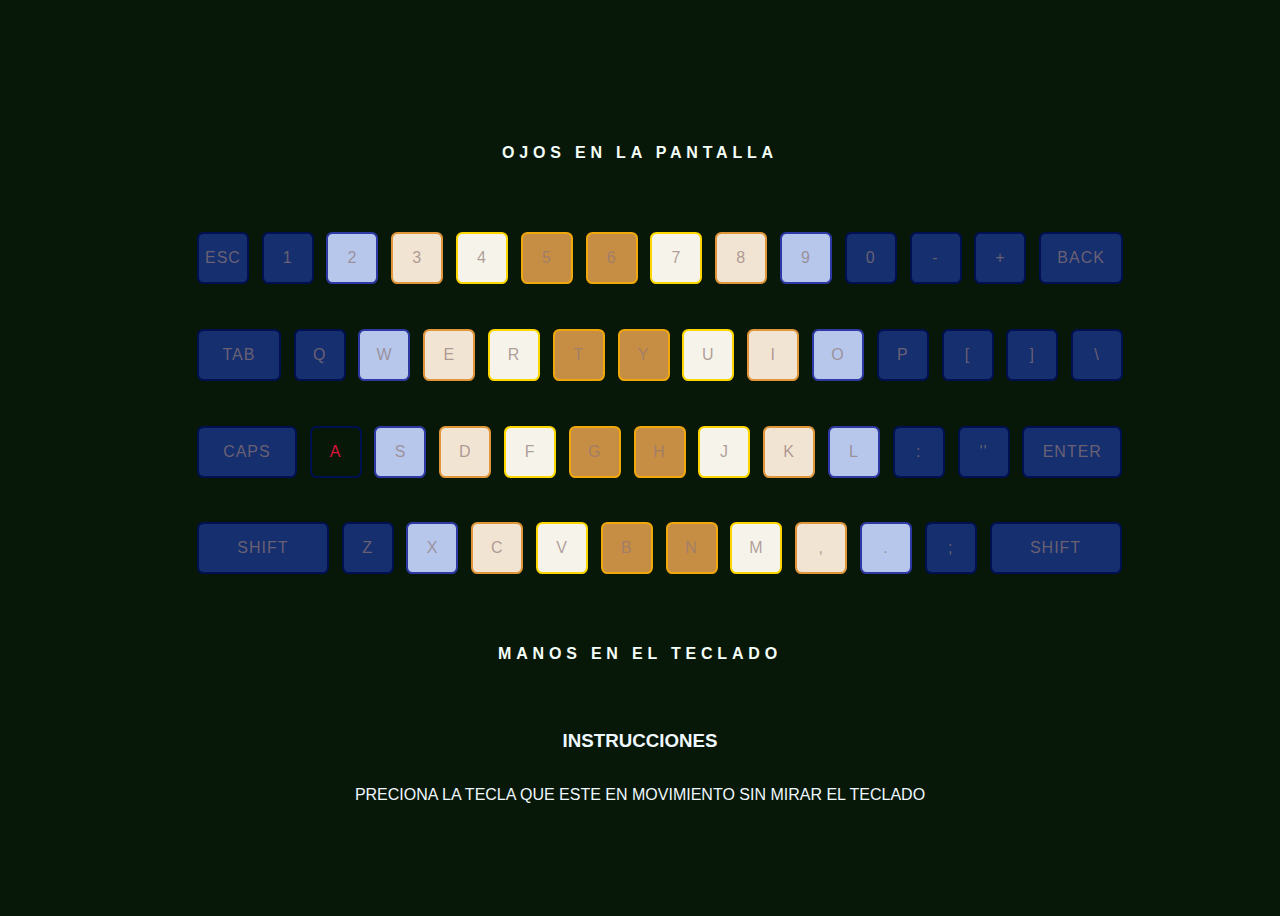
<file: index.html>
<!DOCTYPE html>
<html lang="es">
  <head>
    <meta charset="UTF-8" />
    <meta http-equiv="X-UA-Compatible" content="IE=edge" />
    <meta name="viewport" content="width=device-width, initial-scale=1.0" />
    <title>Document</title>
    <link rel="stylesheet" href="style.css" />
  </head>
  <body>
    <h1 class="title">OJOS EN LA PANTALLA</h1>
    <div class="keyboard">
      <ul class="row row-0">
        <li class="pinky" id="esc">ESC</li>
        <li class="pinky" id="1">1</li>
        <li class="ring" id="2">2</li>
        <li class="middle" id="3">3</li>
        <li class="pointer1st" id="4">4</li>
        <li class="pointer2nd" id="5">5</li>
        <li class="pointer2nd" id="6">6</li>
        <li class="pointer1st" id="7">7</li>
        <li class="middle" id="8">8</li>
        <li class="ring" id="9">9</li>
        <li class="pinky" id="10">0</li>
        <li class="pinky">-</li>
        <li class="pinky">+</li>
        <li class="pinky" id="back">BACK</li>
      </ul>
      <ul class="row row-1">
        <li class="pinky" id="tab">TAB</li>
        <li class="pinky" id="Q">Q</li>
        <li class="ring" id="W">W</li>
        <li class="middle" id="E">E</li>
        <li class="pointer1st" id="R">R</li>
        <li class="pointer2nd" id="T">T</li>
        <li class="pointer2nd" id="Y">Y</li>
        <li class="pointer1st" id="U">U</li>
        <li class="middle" id="I">I</li>
        <li class="ring" id="O">O</li>
        <li class="pinky" id="P">P</li>
        <li class="pinky">[</li>
        <li class="pinky">]</li>
        <li class="pinky">\</li>
      </ul>
      <ul class="row row-2">
        <li class="pinky" id="caps">CAPS</li>
        <li class="pinky" id="A">A</li>
        <li class="ring" id="S">S</li>
        <li class="middle" id="D">D</li>
        <li class="pointer1st" id="F">F</li>
        <li class="pointer2nd" id="G">G</li>
        <li class="pointer2nd" id="H">H</li>
        <li class="pointer1st" id="J">J</li>
        <li class="middle" id="K">K</li>
        <li class="ring" id="L">L</li>
        <li class="pinky">:</li>
        <li class="pinky">''</li>
        <li class="pinky" id="enter">ENTER</li>
      </ul>
      <ul class="row row-3">
        <li class="pinky" id="left-shift">SHIFT</li>
        <li class="pinky" id="Z">Z</li>
        <li class="ring" id="X">X</li>
        <li class="middle" id="C">C</li>
        <li class="pointer1st" id="V">V</li>
        <li class="pointer2nd" id="B">B</li>
        <li class="pointer2nd" id="N">N</li>
        <li class="pointer1st" id="M">M</li>
        <li class="middle">,</li>
        <li class="ring">.</li>
        <li class="pinky">;</li>
        <li class="pinky" id="right-shift">SHIFT</li>
      </ul>
    </div>
    <h1 class="title">MANOS EN EL TECLADO</h1>

    <h3>Instrucciones</h3>
    <p>Preciona la tecla que este en movimiento sin mirar el teclado 
    </p>
    <script src=".//script.js"></script>
  </body>
</html>
</file>
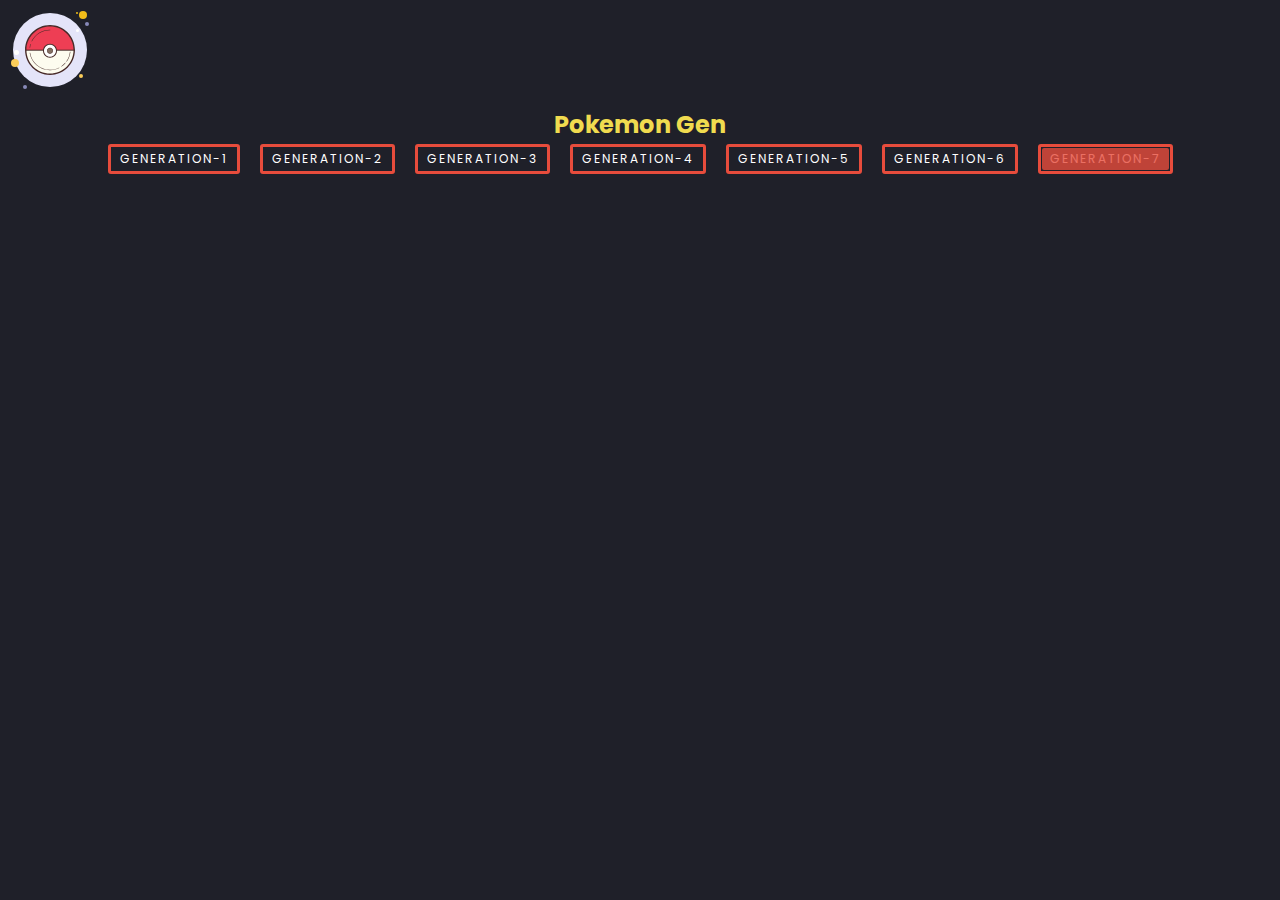
<file: 15 Pokedex/index.html>
<!DOCTYPE html>
<html lang="en">
<head>
    <meta charset="UTF-8">
    <meta name="viewport" content="width=device-width, initial-scale=1.0">
    <title>Pokedex</title>
    <link rel="stylesheet" href="./css/style.css">
</head>
<body>
    <img id="btnicono" alt="svgImg" src="[data-uri]"/>
    <h2 class="title" id="title">Pokemon Gen</h2>
    <div class="filters" id="filters">
        
    </div>
    <div class="container" id="container">

    </div>
    

    <script src="./script.js"></script>
</body>
</html>
</file>
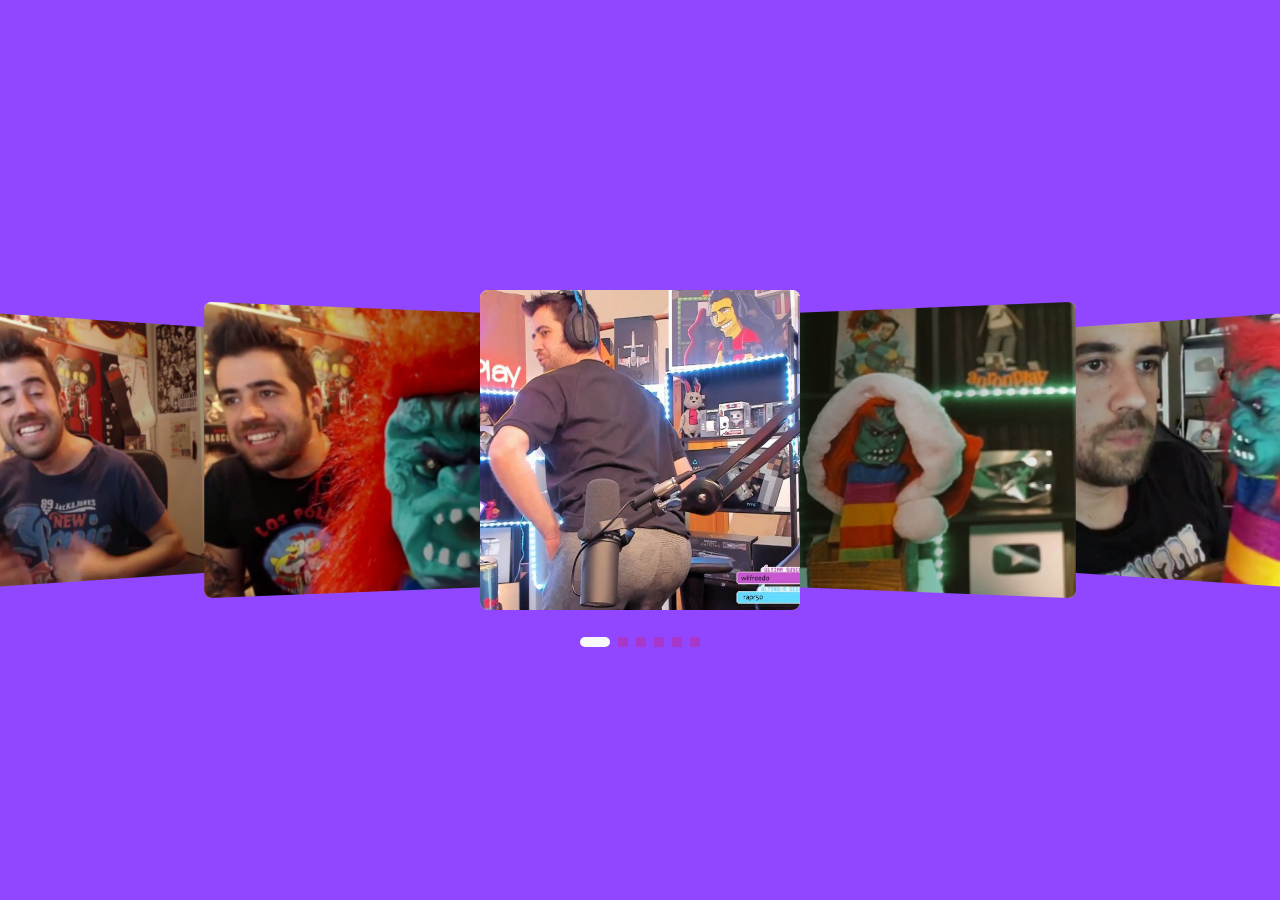
<file: 17 Rodolfo-swiper/index.html>
<!DOCTYPE html>
<html lang="es">
  <head>
    <meta charset="UTF-8" />
    <meta http-equiv="X-UA-Compatible" content="IE=edge" />
    <meta name="viewport" content="width=device-width, initial-scale=1.0" />
    <title>Rodolfo</title>
    <link
      rel="stylesheet"
      href="https://cdn.jsdelivr.net/npm/swiper@8/swiper-bundle.min.css"
    />
    <link rel="stylesheet" href="./styles.css" />
  </head>
  <body>
    <div class="swiper-container">
      <div class="swiper-wrapper">
        <div class="swiper-slide">
          <div class="picture">
            <img src="./img/r1.jpg" alt="" />
          </div>
        </div>
        <div class="swiper-slide">
          <div class="picture">
            <img src="./img/r2.jpg" alt="" />
          </div>
        </div>
        <div class="swiper-slide">
          <div class="picture">
            <img src="./img/r3.jpg" alt="" />
          </div>
        </div>
        <div class="swiper-slide">
          <div class="picture">
            <img src="./img/r4.jpg" alt="" />
          </div>
        </div>
        <div class="swiper-slide">
          <div class="picture">
            <img src="./img/r5.jpg" alt="" />
          </div>
        </div>
        <div class="swiper-slide">
          <div class="picture">
            <img src="./img/r6.jpg" alt="" />
          </div>
        </div>
      </div>
      <div class="swiper-pagination"></div>
    </div>
    <script src="https://cdn.jsdelivr.net/npm/swiper@8/swiper-bundle.min.js"></script>
    <script src="./script.js"></script>
  </body>
</html>
</file>
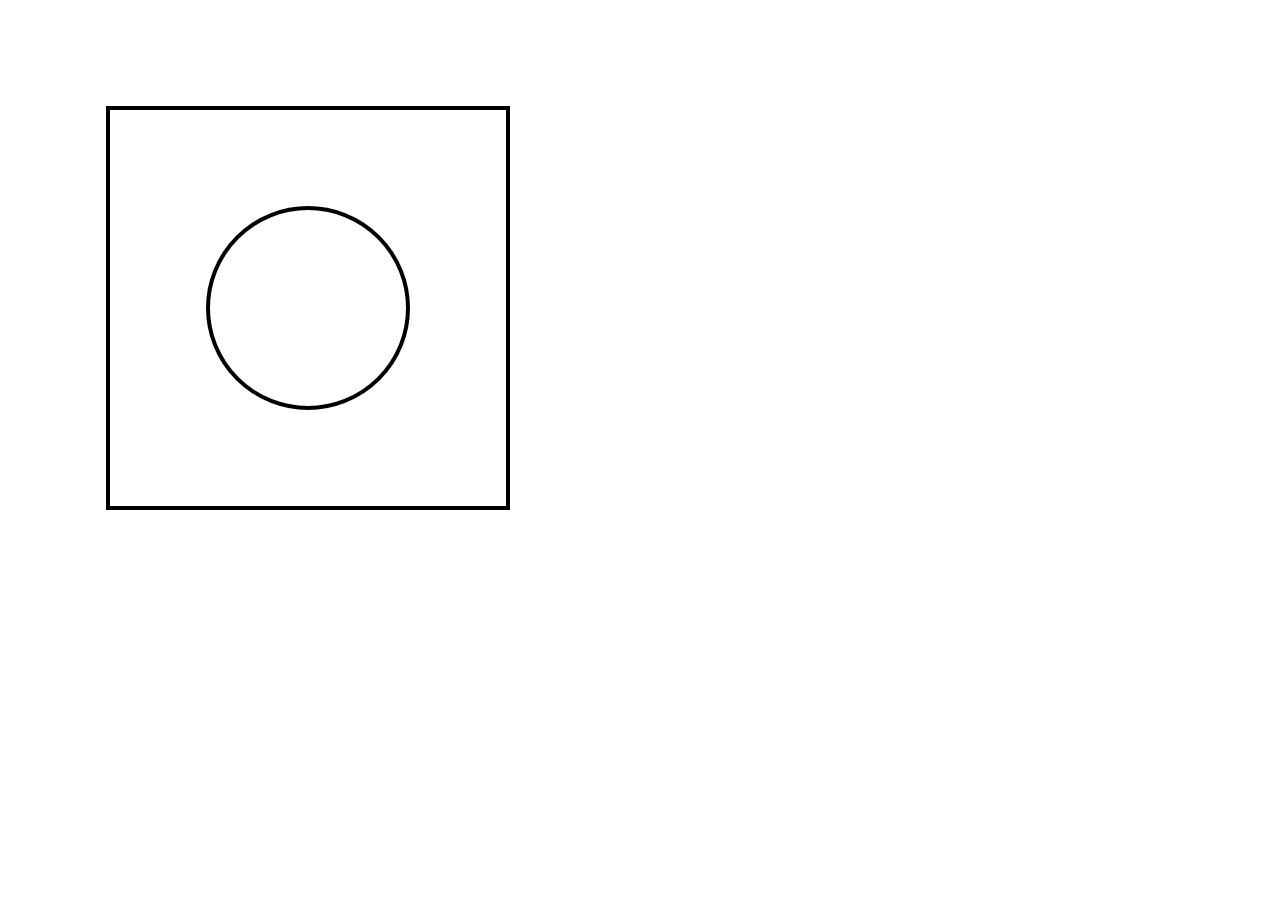
<file: 25_Piezas visuales/index.html>
<!DOCTYPE html>
<html lang="en">
<head>
    <meta charset="UTF-8">
    <meta name="viewport" content="width=device-width, initial-scale=1.0">
    <title>Document</title>
</head>
<body>
    <canvas width="600" height="600"></canvas>
        <script>
            let canvas =  document.querySelector("canvas");
            let context =  canvas.getContext("2d");

            context.fillStyle = 'green';
            //context.fillRect(100, 100, 400, 400);
            
            context.lineWidth = 4;
            context.beginPath();
            context.rect(100, 100, 400, 400);
            context.stroke();

            context.beginPath();
            context.arc(300, 300, 100, 0, Math.PI *2);
            context.stroke();



            let year = 2042;
            let nextYear = year +1;
            
            let dinner = 'salad';
            let sentence = 'Tonight, dinner will be' + dinner;

            function saySomething(param) {
                console.log(param);
            };

            saySomething(sentence);

            function add(a, b){
                return a+b;
            }

            let result = add(5,7);
            console.log(result);

            let multiply = (a,b) => {
                return a* b;
            }
            console.log(multiply(5,7));
        </script>
</body>
</html>
</file>
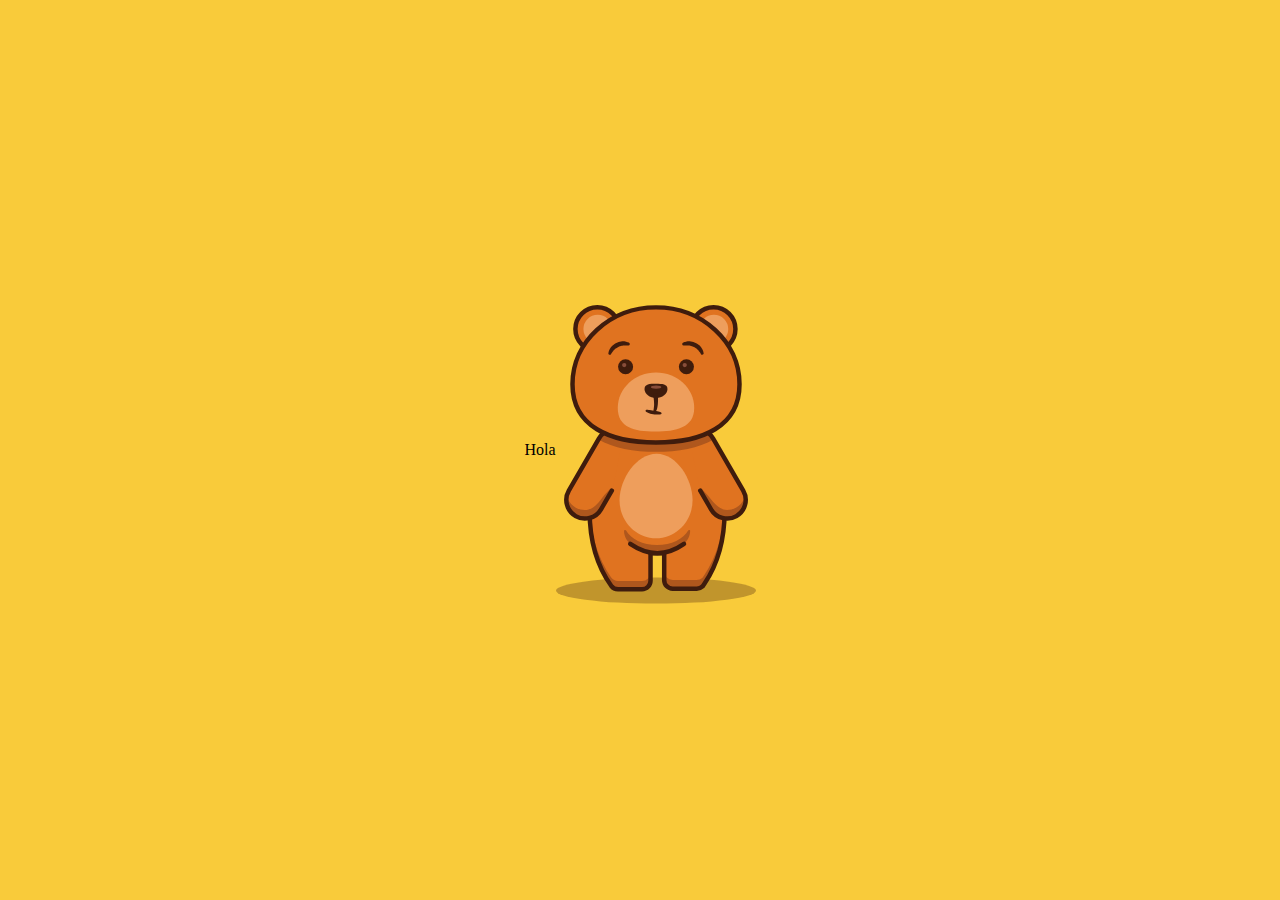
<file: 9 Mouse/index.html>
<!DOCTYPE html>
<html lang="en">
<head>
    <meta charset="UTF-8">
    <meta http-equiv="X-UA-Compatible" content="IE=edge">
    <meta name="viewport" content="width=device-width, initial-scale=1.0">
    <title>Mouse</title>
    <link rel="stylesheet" href="style.css">
</head>
<body>
    <span class="texto">Hola </span>
    <svg xmlns="http://www.w3.org/2000/svg" viewBox="0 -20 446.4 686.5">
        <title>Curious Bear</title>
        <g id="bear">
              <ellipse cx="223.2" cy="637.6" rx="223.2" ry="29" fill="#3F1C0C" opacity="0.3"/>
              <g id="body">
                <path d="M376.3,460.3c0,63.2-17.1,120.3-44.7,161.4h0l-4.5,6.5a18.9,18.9,0,0,1-13,5.1H260.5a19.1,19.1,0,0,1-19-19V553.2a124.2,124.2,0,0,1-30.5.3v62a19.1,19.1,0,0,1-19,19H138.5a19,19,0,0,1-15.2-7.6l-0.5-.7C93.4,584.6,75.1,525.7,75.1,460.3c0-125.3,67.4-226.9,150.6-226.9S376.3,335,376.3,460.3Z" fill="#e07320"/>
                <path d="M211,596.9v18.4a19.1,19.1,0,0,1-19,19H138.5a19,19,0,0,1-15.2-7.7l-0.5-.7C93.4,584.6,75.1,525.7,75.1,460.3q0-4.6.1-9.2c1.6,61.6,19.6,117,47.5,156.4l0.5,0.8a19,19,0,0,0,15.2,7.7H192A19.1,19.1,0,0,0,211,596.9Z" fill="#af571d"/>
                <path d="M376.3,459.3c0,63.1-17.1,120.3-44.7,161.4h0l-4.5,6.5a18.9,18.9,0,0,1-13,5.2H260.5a19.1,19.1,0,0,1-19-19V594.9a19.1,19.1,0,0,0,19,19H314a18.9,18.9,0,0,0,13-5.2l4.5-6.5h0c26.3-39.1,43-92.7,44.6-152.2Q376.3,454.7,376.3,459.3Z" fill="#af571d"/>
                <path id="body-stroke" d="M376.3,460.3c0,63.2-17.1,120.3-44.7,161.4h0l-4.5,6.5a18.9,18.9,0,0,1-13,5.1H260.5a19.1,19.1,0,0,1-19-19V553.2a124.2,124.2,0,0,1-30.5.3v62a19.1,19.1,0,0,1-19,19H138.5a19,19,0,0,1-15.2-7.6l-0.5-.7C93.4,584.6,75.1,525.7,75.1,460.3c0-125.3,67.4-226.9,150.6-226.9S376.3,335,376.3,460.3Z" fill="none" stroke="#3f1c0d" stroke-miterlimit="10" stroke-width="10"/>
                <path id="arm-right" d="M294.1,283h0a41.6,41.6,0,0,1,56.7,15.2l67.1,116.3a41.6,41.6,0,0,1-15.2,56.7h0A41.6,41.6,0,0,1,346.1,456L322,414.3Z" fill="#e07320"/>
                <path id="arm-right-shadow" d="M325,410.8s15.1,34.1,20.8,45.2c7,13.6,21.7,20.7,36,20.7a41.1,41.1,0,0,0,20.6-5.5A41.6,41.6,0,0,0,422,425.6a41.3,41.3,0,0,1-40.2,32c-14.4,0-25.5-10.5-35-22.6C332.9,417.4,325,410.8,325,410.8Z" fill="#af571d"/>
                <path id="arm-left" d="M152.4,283h0a41.6,41.6,0,0,0-56.7,15.2L28.6,414.5a41.6,41.6,0,0,0,15.2,56.7h0A41.6,41.6,0,0,0,100.5,456l25.5-42.1Z" fill="#e07320"/>
                <path id="arm-left-shadow" d="M121.2,410.8s-15.1,34.1-20.8,45.2c-7,13.6-21.7,20.7-36,20.7a41.1,41.1,0,0,1-20.6-5.5,41.6,41.6,0,0,1-19.6-45.5,41.3,41.3,0,0,0,40.2,32c14.4,0,25.5-10.5,35-22.6C113.3,417.4,121.2,410.8,121.2,410.8Z" fill="#af571d"/>
                <path id="neck-shadow" d="M351.9,300.1c-33.4,19.3-78.7,27.6-128.6,27.6s-95.2-8.3-128.6-27.6l1.1-1.9a41.6,41.6,0,0,1,40.4-20.5c25-27.9,56-44.4,89.5-44.4s64.3,16.4,89.3,44.1a41.6,41.6,0,0,1,35.9,20.7Z" fill="#af571d"/>
                <path id="arm-right-stroke" d="M294.1,283h0a41.6,41.6,0,0,1,56.7,15.2l67.1,116.3a41.6,41.6,0,0,1-15.2,56.7h0A41.6,41.6,0,0,1,346.1,456L322,414.3" fill="none" stroke="#3f1c0d" stroke-linecap="round" stroke-miterlimit="10" stroke-width="10"/>
                <path id="arm-left-stroke" d="M152.4,283h0a41.6,41.6,0,0,0-56.7,15.2L28.6,414.5a41.6,41.6,0,0,0,15.2,56.7h0A41.6,41.6,0,0,0,100.5,456l24.1-41.7" fill="none" stroke="#3f1c0d" stroke-linecap="round" stroke-miterlimit="10" stroke-width="10"/>
                <path id="belly" d="M304.8,435.8c0,46.9-36.5,85-81.5,85s-81.5-38-81.5-85S179.5,332,224.5,332,304.8,388.9,304.8,435.8Z" fill="#ee9e5c"/>
                <path d="M299.4,504.7a33,33,0,0,1-.4,4.9c-3.7,24.9-35.1,44.4-73.4,44.4s-69.8-19.5-73.4-44.5a32.7,32.7,0,0,1-.3-4.8h0a2.4,2.4,0,0,1,4.5-1.2c10.3,18.9,37.4,32.4,69.3,32.4s58.9-13.5,69.3-32.4a2.4,2.4,0,0,1,4.5,1.2h0Z" fill="#af571d"/>
                <path d="M165.7,533.3c39.9,27.3,80.5,27.7,120,0" fill="none" stroke="#3f1c0d" stroke-linecap="round" stroke-miterlimit="10" stroke-width="10"/>
              </g>
              <g id="head" class="head">
                <g id="ears" class="ears">
                  <g>
                    <circle cx="92.2" cy="53.9" r="48.9" fill="#e07320" stroke="#3f1c0d" stroke-miterlimit="10" stroke-width="10"/>
                    <circle cx="93.1" cy="53.9" r="31.9" fill="#ee9e5c"/>
                  </g>
                  <g>
                    <circle cx="351.6" cy="53.9" r="48.9" fill="#e07320" stroke="#3f1c0d" stroke-miterlimit="10" stroke-width="10"/>
                    <circle cx="352.5" cy="53.9" r="31.9" fill="#ee9e5c"/>
                  </g>
                </g>
                <path d="M409.6,176.9c0,94.7-83.5,130.1-186.4,130.1S36.8,271.6,36.8,176.9,120.3,5.4,223.2,5.4,409.6,82.2,409.6,176.9Z" fill="#e07320"/>
                <path id="head-stroke" d="M409.6,176.9c0,94.7-83.5,130.1-186.4,130.1S36.8,271.6,36.8,176.9,120.3,5.4,223.2,5.4,409.6,82.2,409.6,176.9Z" fill="none" stroke="#3f1c0d" stroke-miterlimit="10" stroke-width="10"/>
                <g id="eyes" class="eyes">
                  <circle cx="291.1" cy="138" r="16.8" fill="#3f1c0c"/>
                  <circle cx="287.3" cy="134.2" r="4.8" fill="#884d3a"/>
                  <circle cx="155.3" cy="138" r="16.8" fill="#3f1c0c"/>
                  <circle cx="152.3" cy="134.2" r="4.8" fill="#884d3a"/>
                  <path d="M117.1,106.7l0.5-2.2,0.3-1.1,0.6-1.5a23.6,23.6,0,0,1,1.6-3.5l1.1-1.9,1.3-1.9,0.7-1,0.8-.9,1.7-1.9a33.4,33.4,0,0,1,14.1-8.3,36.2,36.2,0,0,1,5.3-1.1l2.6-.2h4.8l2.1,0.4,1.9,0.4,1.7,0.5,1.5,0.5,1.2,0.5,2.2,1.1a3.2,3.2,0,0,1-1.7,6h-0.4l-2-.2h-6.9l-1.7.2h-0.9l-0.9.2-1.9.3c-1.3.4-2.6,0.6-3.8,1.1a40.3,40.3,0,0,0-3.8,1.5,39.5,39.5,0,0,0-6.9,4.3l-1.4,1.3-0.7.6-0.6.7-1.2,1.3-1,1.3-1,1.2-0.8,1.1-0.7.9-0.6,1-1.2,1.9A3.2,3.2,0,0,1,117.1,106.7Z" fill="#3f1c0d"/>
                  <path d="M323.4,109.2l-1.2-1.9-0.6-1-0.7-.9-0.8-1.1-1-1.2-1-1.3-1.2-1.3-0.6-.7-0.7-.6-1.4-1.3a31.6,31.6,0,0,0-10.7-5.8c-1.3-.5-2.6-0.7-3.8-1.1l-1.9-.3-0.9-.2h-0.9l-1.7-.2h-6.9l-2,.2h-0.4a3.2,3.2,0,0,1-1.7-6l2.2-1.1,1.2-.5,1.5-.5,1.7-.5,1.9-.4,2.1-.4h4.8l2.6,0.2a36.2,36.2,0,0,1,5.3,1.1,35.1,35.1,0,0,1,14.1,8.3l1.7,1.9,0.8,0.9,0.7,1,1.3,1.9,1.1,1.9a23.6,23.6,0,0,1,1.6,3.5l0.6,1.5,0.3,1.1,0.5,2.2A3.2,3.2,0,0,1,323.4,109.2Z" fill="#3f1c0d"/>
                </g>
                <g >
                  <path class="snout" d="M308.5,230c0,43.6-40.2,52.6-87.3,52.6s-83.3-9-83.3-52.6,38.2-79,85.3-79S308.5,186.3,308.5,230Z" fill="#ee9e5c"/>
                  <g class="nose">
                    <path d="M197.6,187.5c0-11.1,11.5-11.7,25.6-11.7s25.6,0.7,25.6,11.7-11.5,20-25.6,20S197.6,198.6,197.6,187.5Z" fill="#3f1c0c"/>
                    <path d="M227.5,201a13.9,13.9,0,0,1,.2,1.7v4.6a109.6,109.6,0,0,1-.4,14.3c-0.1,1.3-.3,2.6-0.5,3.9s-0.4,2.6-.7,3.8a34.2,34.2,0,0,1-.9,3.5,32.6,32.6,0,0,1-1.2,3,23.6,23.6,0,0,1-1.3,2.4l-1.2,1.8-1.2,1.4a2,2,0,0,1-3.5-1.6v-0.2s0.1-.6.3-1.7,0.2-1.1.3-1.8,0.3-1.5.4-2.4,0.1-.9.2-1.3,0.2-.9.2-1.4,0.3-2,.4-3.1,0.3-2.2.3-3.3,0.1-2.3.1-3.5a101.1,101.1,0,0,0-1-13.1q-0.4-2.7-.6-4.3a13.9,13.9,0,0,1-.2-1.7A5,5,0,0,1,227.5,201Z" fill="#3f1c0d"/>
                    <path d="M233.7,244.2l-1.4.2-3.8.3H223l-3.1-.3-3.2-.4a46.8,46.8,0,0,1-6.2-1.4,53.2,53.2,0,0,1-5.3-1.9l-2-1-1.5-1-1.2-1a2.1,2.1,0,0,1,1.3-3.6h3.2l2,0.2,2.4,0.4,2.6,0.4L218,236l5.8,0.9,5.1,1,3.6,0.9,1.4,0.4A2.6,2.6,0,0,1,233.7,244.2Z" fill="#3f1c0d"/>
                    <ellipse cx="223.4" cy="183.3" rx="11.7" ry="3.5" fill="#884d3a"/>
                  </g>
                </g>
              </g>
            </g>
      </svg>
      <script src="./script.js"></script>
</body>
</html>
</file>
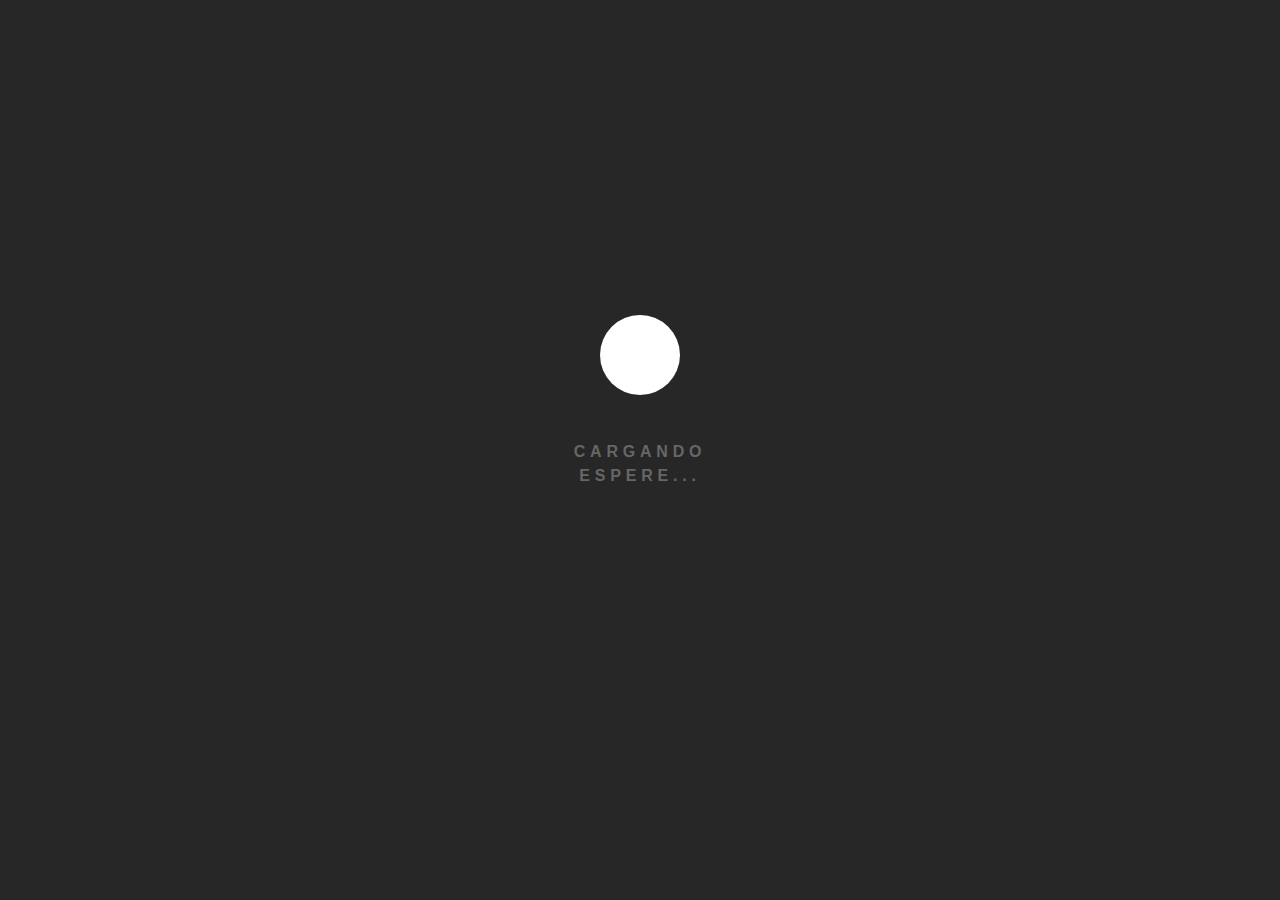
<file: 12 Page loader/indesx.html>
<!DOCTYPE html>
<html lang="es">
<head>
    <meta charset="UTF-8">
    <meta http-equiv="X-UA-Compatible" content="IE=edge">
    <meta name="viewport" content="width=device-width, initial-scale=1.0">
    <title>Page loader</title>
    <link rel="stylesheet" href="./style.css">
</head>
<body>
    <div class="page-loader">
        <div class="spinner"></div>
            <div class="txt">Cargando <br>espere...</div>
    </div>
    <main class="content">
        <h1>Hola mundo</h1>
    </main>
    <script src="./script.js"></script>
</body>
</html>
</file>
<file: style.css>
body {
  background-color: rgb(8, 24, 8);
  font-family: "Helvetica Neue", Helvetica, Arial, sans-serif;
  font-weight: 500;
  display: flex;
  flex-direction: column;
  justify-content: center;
  align-items: center;
  height: 100vh;
}

.title {
  color: mintcream;
  text-transform: uppercase;
  margin-top: 3em;
  margin-bottom: 3em;
  font-size: 1em;
  letter-spacing: 0.3em;
}

h3, p {
  text-align: center;
  color: aliceblue;
  text-transform: uppercase;
  box-shadow: inset;
}

.keyboard {
  display: flex;
  flex-direction: column;
}

.row {
  list-style: none;
  display: flex;
}

li {
  height: 3em;
  width: 3em;
  color: rgba(145, 119, 119, 0.7);
  border-radius: 0.4em;
  line-height: 3em;
  letter-spacing: 1px;
  margin: 0.4em;
  transition: 0.3s;
  text-align: center;
  font-size: 1em;
}

#tab {
  width: 5em;
}

#caps {
  width: 6em;
}

#left-shift {
  width: 8em;
}

#enter {
  width: 6em;
}

#right-shift {
  width: 8em;
}

#back {
  width: 5em;
}

.pinky {
  background-color: rgb(22, 47, 110);
  border: 2px solid rgb(0, 16, 81);
}

.pinky.selected {
  color: crimson;
}

.ring {
  background-color: rgb(182, 199, 235);
  border: 2px solid rgb(47, 57, 165);
}

.ring.selected {
  color: coral;
}

.middle {
  background-color: rgb(241, 228, 211);
  border: 2px solid rgb(226, 150, 58);
}

.middle.selected {
  color: darkorange;
}

.pointer1st {
  background-color: rgb(246, 244, 234);
  border: 2px solid gold;
}

.pointer1st.selected {
  color: gold;
}

.pointer2nd {
  background-color: rgb(198, 142, 69);
  border: 2px solid rgb(239, 167, 12);
}

.pointer2nd.selected {
  color: khaki;
}

.fill-out-key {
  background-color: slategrey;
  border: 2px solid slategrey;
}

.selected {
  background-color: transparent;
  animation: vibrate-1 0.3s linear infinite both;
}

.hit {
  animation: hit 0.3s cubic-bezier(0.39, 0.575, 0.565, 1) both;
}
@keyframes hit {
  0% {
    transform: scale(1.2);
  }
  100% {
    transform: scale(1);
  }
}
@keyframes vibrate-1 {
  0% {
    transform: translate(0);
  }
  20% {
    transform: translate(-2px, 2px);
  }
  40% {
    transform: translate(-2px, -2px);
  }
  60% {
    transform: translate(2px, 2px);
  }
  80% {
    transform: translate(2px, -2px);
  }
  100% {
    transform: translate(0);
  }
}/*# sourceMappingURL=style.css.map */
</file>
<file: 15 Pokedex/css/style.css>
@import "https://fonts.googleapis.com/css?family=Poppins:300,400,500,600,700,800,900&display=swap";
*, *::after, *::before {
  margin: 0;
  padding: 0;
  box-sizing: border-box;
  font-family: "Poppins", sans-serif;
}

body {
  background-color: #1f2029;
  min-height: 100%;
  background-size: cover;
}

.title {
  color: #f0db4f;
  width: 100%;
  text-align: center;
}

.filters {
  display: flex;
  justify-content: center;
  height: 100%;
  width: 100%;
  flex-wrap: wrap;
}
.filters > * {
  margin: 0.2em 0.9em;
}

[type=radio]:checked,
[type=radio]:not(:checked) {
  position: absolute;
  left: -9999px;
}

[type=radio]:checked + label,
[type=radio]:not(:checked) + label {
  position: relative;
  padding-left: 12px;
  padding-right: 12px;
  cursor: pointer;
  line-height: 30px;
  font-size: 12px;
  text-transform: uppercase;
  letter-spacing: 2px;
  font-weight: 400;
  color: #fff;
  margin-right: 10px;
  margin-left: 10px;
  transition: all 0.2s ease;
}

[type=radio]:checked:hover + label:before,
[type=radio]:not(:checked):hover + label:before,
[type=radio]:checked:hover + label:after,
[type=radio]:not(:checked):hover + label:after {
  opacity: 0.7;
}

[type=radio]:checked + label:before,
[type=radio]:not(:checked) + label:before {
  content: "";
  position: absolute;
  left: 0;
  top: 0;
  width: 100%;
  height: 30px;
  border-radius: 3px;
  background-color: transparent;
  transition: all 0.2s ease;
}

[type=radio]:checked + label:after,
[type=radio]:not(:checked) + label:after {
  content: "";
  width: calc(100% - 8px);
  border-radius: 2px;
  height: 22px;
  background-color: #e74c3c;
  position: absolute;
  top: 4px;
  left: 4px;
  transition: all 0.2s ease;
}

[type=radio]:not(:checked) + label:after {
  opacity: 0;
  transform: scale(0);
}

[type=radio]:checked + label:after {
  opacity: 0.8;
  transform: scale(1);
}

.radio-gens:checked + label:before,
.radio-gens:not(:checked) + label:before {
  border: 3px solid #e74c3c;
}

.radio-gens:checked + label:after,
.radio-gens:not(:checked) + label:after {
  background-color: #e74c3c;
}

.container {
  padding: 1em;
  display: flex;
  width: 100vw;
  flex-wrap: wrap;
  justify-content: center;
  align-items: center;
}
.container li {
  font-weight: 700;
  cursor: pointer;
  display: flex;
  justify-content: center;
  align-items: center;
  flex-direction: column;
  list-style: none;
  width: 200px;
  height: 200px;
  color: #37393b;
}
.container li:hover {
  border: 6px solid #f67c55;
  border-radius: 15px;
  background: linear-gradient(45deg, #f67c55, #f67c55);
  background: linear-gradient(45deg, #f23b00, #fcd3c6);
  color: #fff;
}
.container li .pokeimage {
  width: 100px;
}
.container li .pokeimage:hover {
  transform: scale(1.2);
  transition: 0.5s;
  margin: 18px;
  background-color: white;
  box-shadow: 20px 20px 40px #FAF3C4;
  background-color: white;
  border-radius: 50%;
  padding: 20px;
}/*# sourceMappingURL=style.css.map */
</file>
<file: 17 Rodolfo-swiper/styles.css>
body {
    display: flex;
    justify-content: center;
    align-items: center;
    min-height: 100vh;
    background: #fff;
    font-family: Helvetica Neue, Helvetica, Arial, sans-serif;
    font-size: 14px;
    color: #000;
    background-color: #9147FF;
    margin: 0;
    padding: 0;
    overflow: hidden;
  }
  .swiper-container {
    width: 100%;
    padding-top: 50px;
    padding-bottom: 50px;
  }

  .swiper-slide {
  background-position: center;
  background-size: cover;
  width: 320px;
  background-color: #fdfcff;
  overflow: hidden;
  border-radius: 8px;
  color: rgb(9, 9, 9);
}
.picture {
    width: 320px;
    height: 320px;
    overflow: hidden;
  }
  .picture img {
    display: block;
    width: 100%;
    height: 100%;
    -o-object-fit: cover;
       object-fit: cover;
  }

  .swiper-pagination-bullet{
    width: 10px;
    height: 10px;
    border-radius: 10%;
    transition: all .3s;
    background: red;
  }
  .swiper-pagination-bullet-active{
    background: #f8f7f9;
    width: 30px;
    height: 10px;
    border-radius: .5rem;

  }
</file>
<file: 9 Mouse/style.css>
body{
    padding:0;
    margin:0;
    display:flex;
    align-items: center;
    justify-content: center;
    width: 100vw;
    height: 100vh;
    background-color: #F9CB3A;
    cursor: url(./cursor.svg), auto;
    transition: 0.5s;
}
svg{
    width: 200px;
}
</file>
<file: 12 Page loader/style.css>
* {
  padding: 0;
  margin: 0;
  box-sizing: border-box;
  font-family: sans-serif;
}

body {
  display: flex;
  justify-content: center;
  align-items: center;
  height: 100vh;
}

.page-loader {
  width: 100%;
  height: 100vh;
  position: absolute;
  background: #272727;
  z-index: 1000;
}
.page-loader .txt {
  color: #666;
  text-align: center;
  top: 40%;
  position: relative;
  text-transform: uppercase;
  letter-spacing: 0.3rem;
  font-weight: bold;
  line-height: 1.5;
}
.page-loader .spinner {
  position: relative;
  top: 35%;
  width: 80px;
  height: 80px;
  margin: 0 auto;
  background-color: #fff;
  border-radius: 100%;
  animation: sk-scaleout 1s infinite ease-in-out;
}
@keyframes sk-scaleout {
  0% {
    transform: scale(0);
  }
  100% {
    transform: scale(1);
    opacity: 0;
  }
}/*# sourceMappingURL=style.css.map */
</file>
